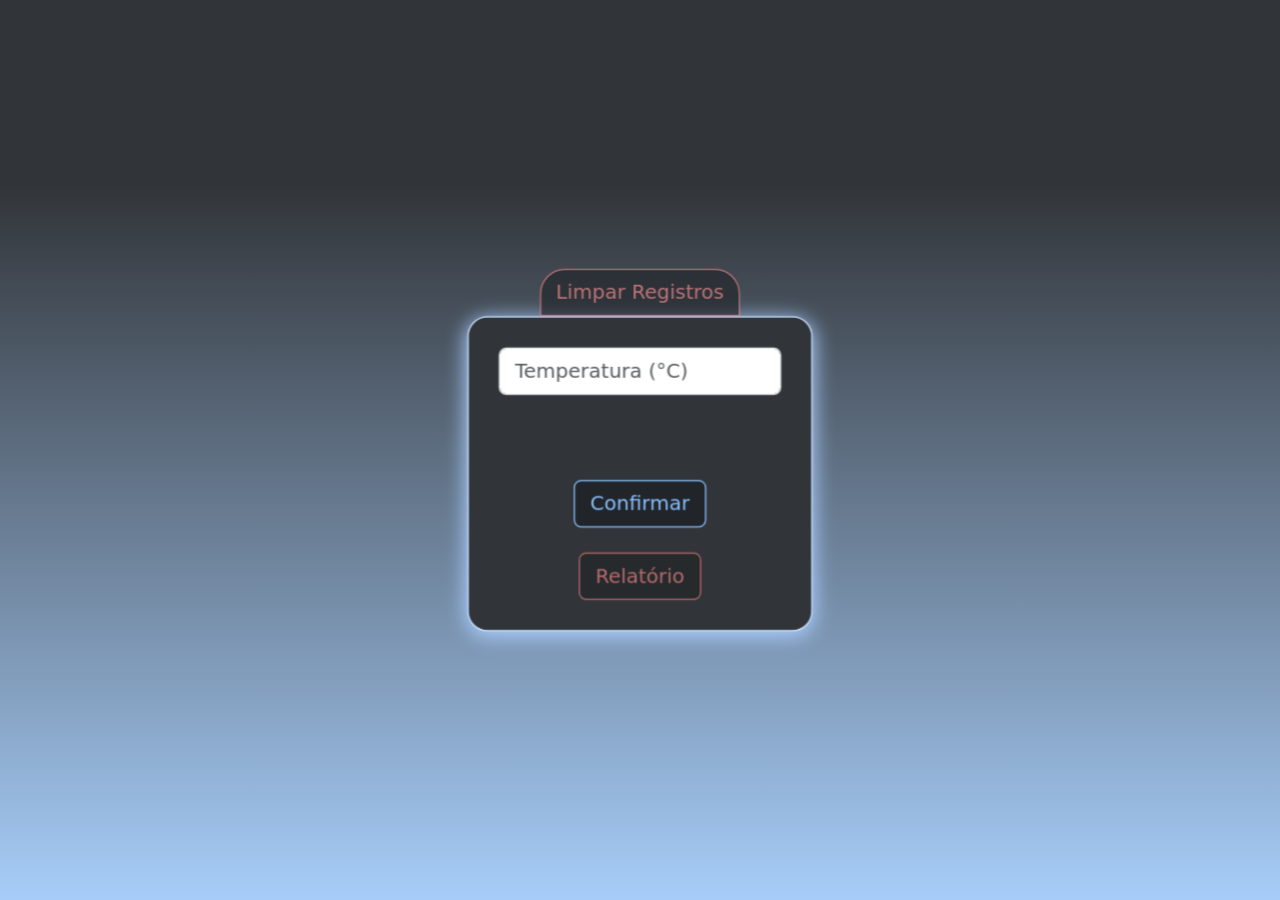
<file: Ex1LerTemperaturas/index.HTML>
<!DOCTYPE html>
<html lang="pt-BR">

<head>
    <meta charset="UTF-8">
    <meta name="viewport" content="width=device-width, initial-scale=1.0">
    <title>Temperaturas</title>
    <link rel="stylesheet" href="css/bootstrap.min.css">
    <link rel="stylesheet" href="style.CSS">
</head>

<body >
    <div class="d-flex flex-column align-items-center justify-content-center vh-100 position-relative w-100">
        <div class="d-flex flex-column align-items-center screen-lg-scale">
            <button class="btn btn-outline-danger bg-dark position-relative 
                border-half-y-rounded-2" id="btnLimparRegistros" disabled> Limpar Registros </button>

            <div class="w-fit d-flex flex-column justify-content-center align-items-center 
                g-20 bg-dark-gray p-4 rounded-4 shadow" id="inputBox">
                <input type="number" id="inputTemperatura" placeholder="Temperatura (°C)"
                    class="form-control focus-ring-dark mb-5">
                <button class="btn btn-outline-primary bg-dark" id="btnConfirmar"> Confirmar </button>
                <button class="btn btn-outline-danger bg-dark" id="btnRelatorio" disabled> Relatório</button>
            </div>
        </div> 
        <div id="sucessoAlert" class="alert alert-dark d-none position-absolute fs-3 rounded-3" role="alert"
            style="border-color: #8bc3ff; background-color: #313438; color: #cae4ff;">
            <strong> Sucesso! </strong> Temperatura registrada com sucesso!
        </div>
        <div id="deletarRegistroAlert" class="alert alert-dark d-none position-absolute fs-3 rounded-3" role="alert"
            style="border-color: #8bc3ff; background-color: #313438; color: #cae4ff;">
            <strong> Sucesso! </strong> Registros deletados com sucesso!
        </div>
        <div id="quantidadeRegistrosAlert" class="alert alert-dark d-none position-absolute fs-3 rounded-3" role="alert"
            style="border-color: #8bc3ff; background-color: #313438; color: #cae4ff;"></div>
    </div>
    <script src="index.JS"></script> <!-- Lógica do site -->
    <script src="js/bootstrap.bundle.min.js"></script> <!-- Componente do BOOTSTRAP -->
</body>

</html>
</file>
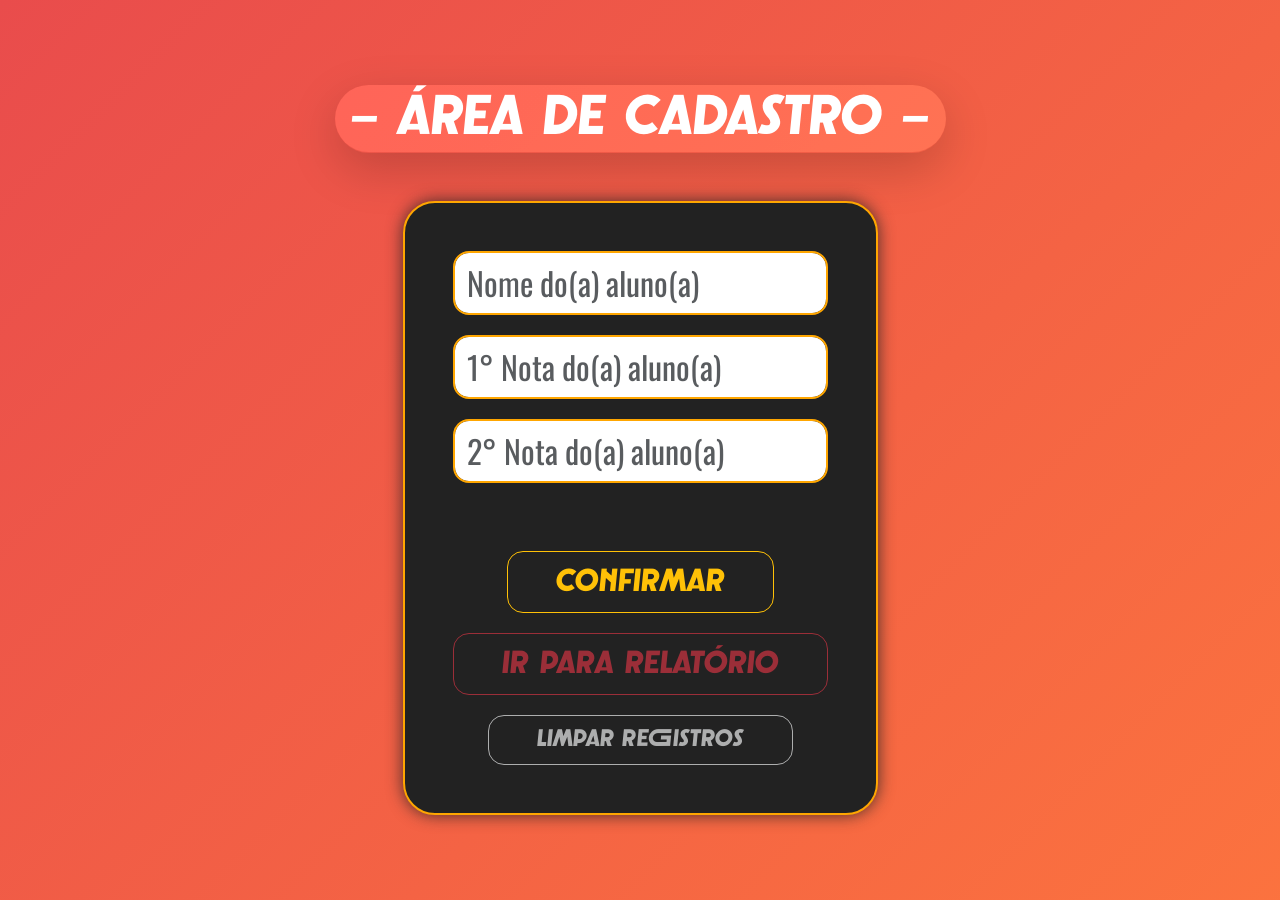
<file: Ex2Alunos/index.html>
<!DOCTYPE html>
<html lang="pt-br">
<!--
    De ante-mão digo que eu não fiz os alerts customizados igual o exercicio anterior
    pois já são 03:15 da manhã, minha sanidade mental foi levada ao limite, e ainda falta mais um...é segunda feira
    tenho q entregar na terça...AAAAAAAAAAH VAMBORA JESUS NA CAUSA!!
-->
<head>
    <meta charset="UTF-8">
    <meta name="viewport" content="width=device-width, initial-scale=1.0">
    <link rel="stylesheet" href="css/bootstrap.min.css">
    <link rel="stylesheet" href="style.css">
    <title> L.B & E.W | Cadastro Alunos</title>
</head>

<body>
    <div class="d-flex flex-column w-fit justify-content-center align-items-center 
        rounded-4 vh-100 w-100 text-white">
        
        <h1 class="font-family-weghorst display-4 shadow-lg rounded-pill px-3 
            mb-5 bf-blur-5px bf-brightness-1"> — Área de Cadastro — </h1>
        <div class="d-flex flex-column align-items-center justify-content-center p-5 
            g-20px rounded-5 shadow position-relative bg-dark-gray border-color-yellow font-family-oswald">

            <input type="text"   class="form-control fs-2 rounded-4 border-color-yellow"     
                id="input-nome-aluno"          
                placeholder="Nome do(a) aluno(a)">
            <input type="number" class="form-control fs-2 rounded-4 border-color-yellow"      
                id="input-primeira-nota-aluno" 
                placeholder="1° Nota do(a) aluno(a)">
            <input type="number" class="form-control fs-2 mb-5 rounded-4 border-color-yellow" 
                id="input-segunda-nota-aluno"  
                placeholder="2° Nota do(a) aluno(a)">
            
            <button class="btn btn-outline-warning fs-2 font-family-weghorst 
                rounded-4 px-5 bg-dark-gray" id="btn-confirmar"> Confirmar </button>
            
            <button class="btn btn-outline-danger fs-2 font-family-weghorst 
                rounded-4 px-5 bg-dark-gray" id="btn-ir-para-relatorio" disabled> Ir para Relatório </button>           
            
            <button class="btn btn-outline-light fs-4 font-family-weghorst 
                rounded-4 px-5 bg-dark-gray" id="btn-limpar-registros" disabled> Limpar Registros </button>           
        </div>
    </div>

    <script src="js/bootstrap.bundle.min.js"></script>
    <script src="script.js"></script>
</body>

</html>
</file>
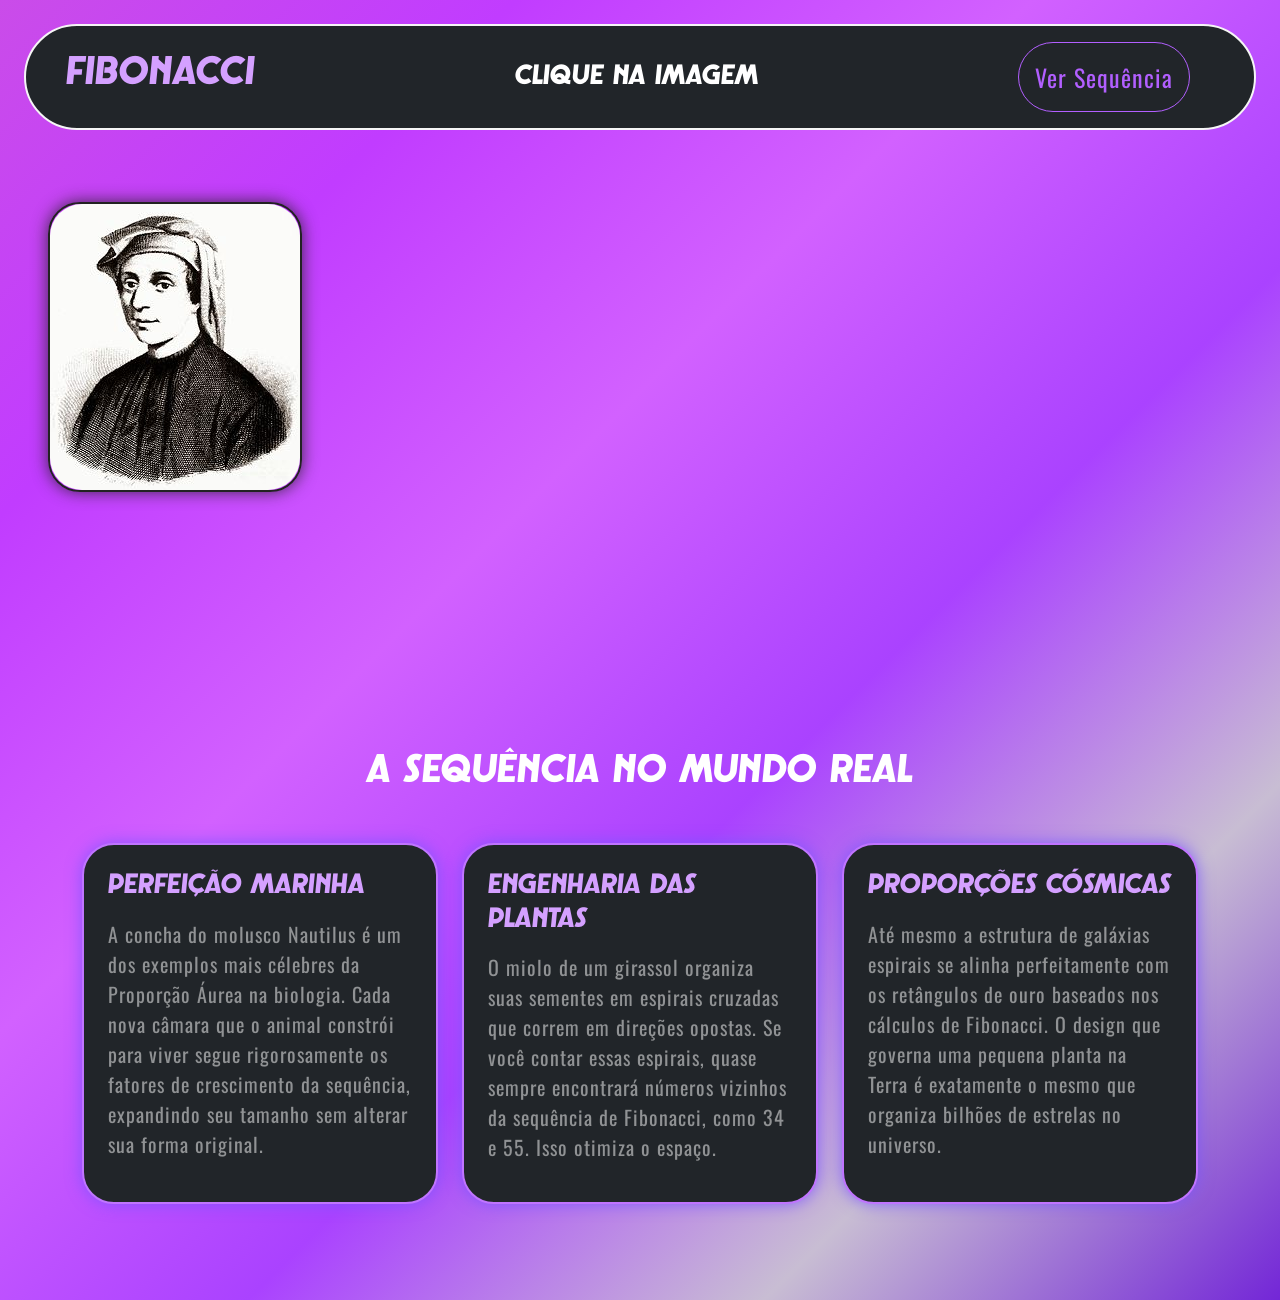
<file: Ex3Fibonacci/pages/main_page/index.html>
<!DOCTYPE html>
<html lang="pt-BR">

<head>
    <meta charset="UTF-8">
    <meta name="viewport" content="width=device-width, initial-scale=1.0">
    <link rel="stylesheet" href="../../styles/css/bootstrap.min.css">
    <link rel="stylesheet" href="../../styles/style.css">
    <link rel="stylesheet" href="../../styles/index.css">
    <title>L.B. & E.W. | Fibonacci</title>
</head>

<body>

    <div class="d-flex flex-wrap bg-dark text-light-purple border-color-white font-family-weghorst m-4 p-3 rounded-pill align-items-center
        justify-content-between">
        <h1 class="ps-4"> Fibonacci </h1>
        <span class="fs-3 text-white"> Clique na imagem </span>
        <button class="btn btn-outline-purple font-family-oswald me-5 fs-4 rounded-pill p-3 
            position-relative" onclick="
                window.location.href='../fibonacci_calculation_page/fibonacci_calculation_page.html'
            "> Ver Sequência
        </button>
    </div>

    <div class="d-flex p-5 text-white flex-wrap justify-content-start align-items-start">
        <div class='d-flex flex-column rounded-5 border-color-black shadow w-fit' id='imagem-fibonacci'>
            <img src="../../Images/Fibonacci.webp"
                alt="Ilustração em gravura de Leonardo Fibonacci usando um capuz medieval" class="rounded-5"
                style="min-width: 25%;">
        </div>
        <div class="flex-grow-1 ps-5 text-start" style="max-width: 70%;" id="texto-descricao-fibonacci">
            <p class="font-family-oswald fs-4 m-0">
                <span class="font-family-weghorst fw-bold text-uppercase"> — Quem é Fibonacci? — </span>
                Nascido na Itália, Leonardo de Pisa,
                popularmente conhecido como Fibonacci, foi o matemático ocidental mais talentoso de sua era. Filho de um
                funcionário público e comerciante, ele viajou bastante pelas regiões do Mediterrâneo, onde teve contato
                direto com os avançados métodos aritméticos do mundo islâmico. Em 1202, Fibonacci publicou a obra de sua
                vida, o livro Liber Abaci (O Livro do Cálculo). Nesta publicação, além de ensinar os europeus a usarem
                os
                algarismos arábicos atuais e o conceito do número zero, ele apresentou uma sequência numérica que
                descrevia
                o crescimento teórico de uma população de coelhos. Essa sucessão de números revelou-se um padrão
                essencial
                na biologia, na arte e no design, intimamente ligado à Proporção Áurea e à geometria das formas na
                natureza.
            </p>
        </div>
    </div>

    <!-- Container dos Cards -->
    <div class="container text-white my-5 py-5">
        <h2 class="font-family-weghorst text-center mb-5 fs-1">A Sequência no Mundo Real</h2>
        <!-- Linha dos cards -->
        <div class="row g-4 justify-content-center">
            <!-- Card 1 -->
            <div class="col-md-4">
                <div class="bg-dark p-4 rounded-5 purple-glow h-100 border-color-purple">
                    <h3 class="font-family-weghorst fs-3 mb-3 text-light-purple">Perfeição Marinha</h3>
                    <p class="font-family-oswald fs-5 text-white-50">
                        A concha do molusco Nautilus é um dos exemplos mais célebres da Proporção Áurea na biologia. Cada nova câmara que o animal constrói para viver segue rigorosamente os fatores de crescimento da sequência, expandindo seu tamanho sem alterar sua forma original.
                    </p>
                </div>
            </div>
            <!-- Card 2 -->
            <div class="col-md-4">
                <div class="bg-dark p-4 rounded-5 purple-glow h-100 border-color-purple">
                    <h3 class="font-family-weghorst fs-3 mb-3 text-light-purple">Engenharia das Plantas</h3>
                    <p class="font-family-oswald fs-5 text-white-50">
                        O miolo de um girassol organiza suas sementes em espirais cruzadas que correm em direções opostas. Se você contar essas espirais, quase sempre encontrará números vizinhos da sequência de Fibonacci, como 34 e 55. Isso otimiza o espaço.
                    </p>
                </div>
            </div>
            <!-- Card 3 -->
            <div class="col-md-4">
                <div class="bg-dark p-4 rounded-5 purple-glow h-100 border-color-purple">
                    <h3 class="font-family-weghorst fs-3 mb-3 text-light-purple">Proporções Cósmicas</h3>
                    <p class="font-family-oswald fs-5 text-white-50">
                        Até mesmo a estrutura de galáxias espirais se alinha perfeitamente com os retângulos de ouro baseados nos cálculos de Fibonacci. O design que governa uma pequena planta na Terra é exatamente o mesmo que organiza bilhões de estrelas no universo.
                    </p>
                </div>
            </div>
        </div>
    </div>
    <script src="../../scripts/js/bootstrap.bundle.min.js"></script>
    <script src="../../scripts/index.js"></script>
</body>
</html>

<!--
    Professor, aqui dou minhas sinceras desculpas, eu e minha dupla, pois não
    conseguimos fazer tudo o que planejávamos para os 2 últimos sites; os alerts personalizados,
    temas interativos para os sites, e mais 1001 coisas que pensamos a princípio. Porém,
    nós demos o nosso melhor para entregar algo que, no processo, faria-nos
    aprender muita coisa nova e nos fazer avançar como programadores, 
    foi muito divertido a produção desses sites e acredito
    que, mesmo "incompletos" na nossa visão, demos o nosso melhor, e esperamos
    que você, caro professor, também esteja satisfeito com nosso trabalho!

    Atenciosamente — Lucas Bazzan e Erick Weller do 2° ETIM (00:50 a.m)
-->
</file>
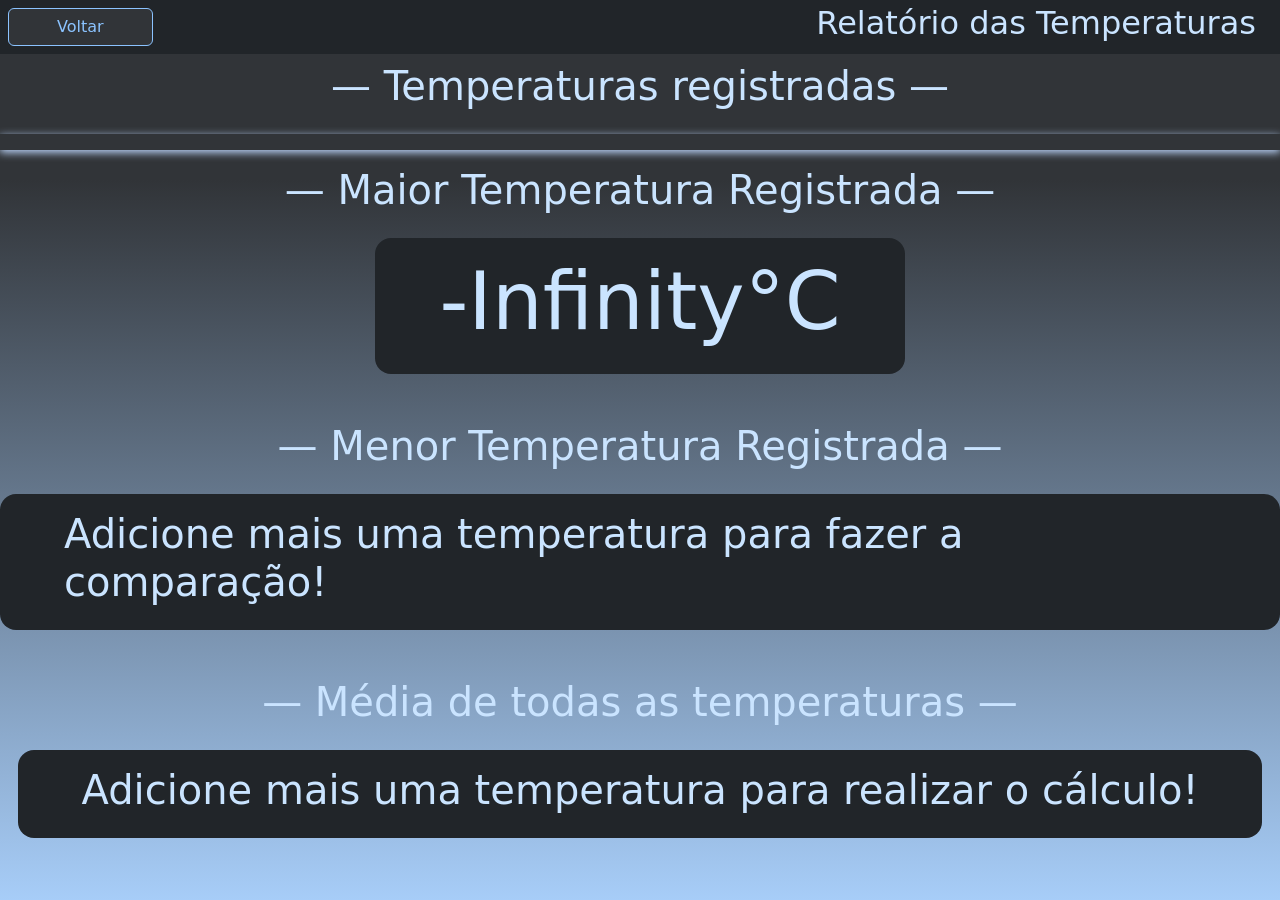
<file: Ex1LerTemperaturas/paginaRelatorio/relatorio.HTML>
<!DOCTYPE html>
<html lang="pt-BR">

<head>
    <meta charset="UTF-8">
    <meta name="viewport" content="width=device-width, initial-scale=1.0">
    <link rel="stylesheet" href="../css/bootstrap.min.css">
    <link rel="stylesheet" href="../style.CSS">

    <title>Página de Relatório</title>
</head>

<body>
    <header>
        <div class="d-flex vw-50 position-relative bg-dark align-items-center justify-content-between">
            <button class="btn btn-outline-primary bg-dark-gray m-2 px-5"
                onclick="window.location.href='../index.HTML'"> Voltar </button>
            <h2 class="text-light-blue me-4"> Relatório das Temperaturas </h1>
        </div>
    </header>

    <h1 class="text-light-blue position-relative text-center 
        my-2 mb-4"> — Temperaturas registradas — </h3>
        <div class="d-flex position-relative bg-dark-gray align-items-center
            justify-content-evenly mt-3 p-2 shadow overflow-x-auto overflow-y-hidden g-20" id="resultsBox">
            <div class="w-fit p-1 d-flex vh-50 bg-dark position-relative align-items-center 
                text-light-blue fs-2 rounded-4 flex-shrink-0"></div>
        </div>

        <h1 class="text-light-blue position-relative text-center 
            my-3 mb-4 reveal-title"> — Maior Temperatura Registrada — </h1>
        
        <div class="d-flex bg-dark w-fit text-light-blue p-3 ms-auto me-auto rounded-4">
            <h1 class="display-1 px-5" id="resultsHighestTemp"></h1>
        </div>

        <h1 class="text-light-blue position-relative text-center 
            my-5 mb-4 reveal-title"> — Menor Temperatura Registrada — </h1>
        
        <div class="d-flex bg-dark w-fit text-light-blue p-3 ms-auto me-auto rounded-4 reveal-card">
            <h1 class="display-6 px-5" id="resultsLowestTemp"></h1>
        </div>
        
        <h1 class="text-light-blue position-relative text-center 
            my-5 mb-4 reveal-title"> — Média de todas as temperaturas — </h1>
        
        <div class="d-flex bg-dark w-fit text-light-blue p-3 ms-auto me-auto rounded-4 reveal-card mb-5">
            <h1 class="display-6 px-5" id="resultsAverageTemp"></h1>
        </div>

        <script src="../js/bootstrap.bundle.min.js"></script>
        <script src="relatorio.JS"></script>
</body>

</html>
</file>
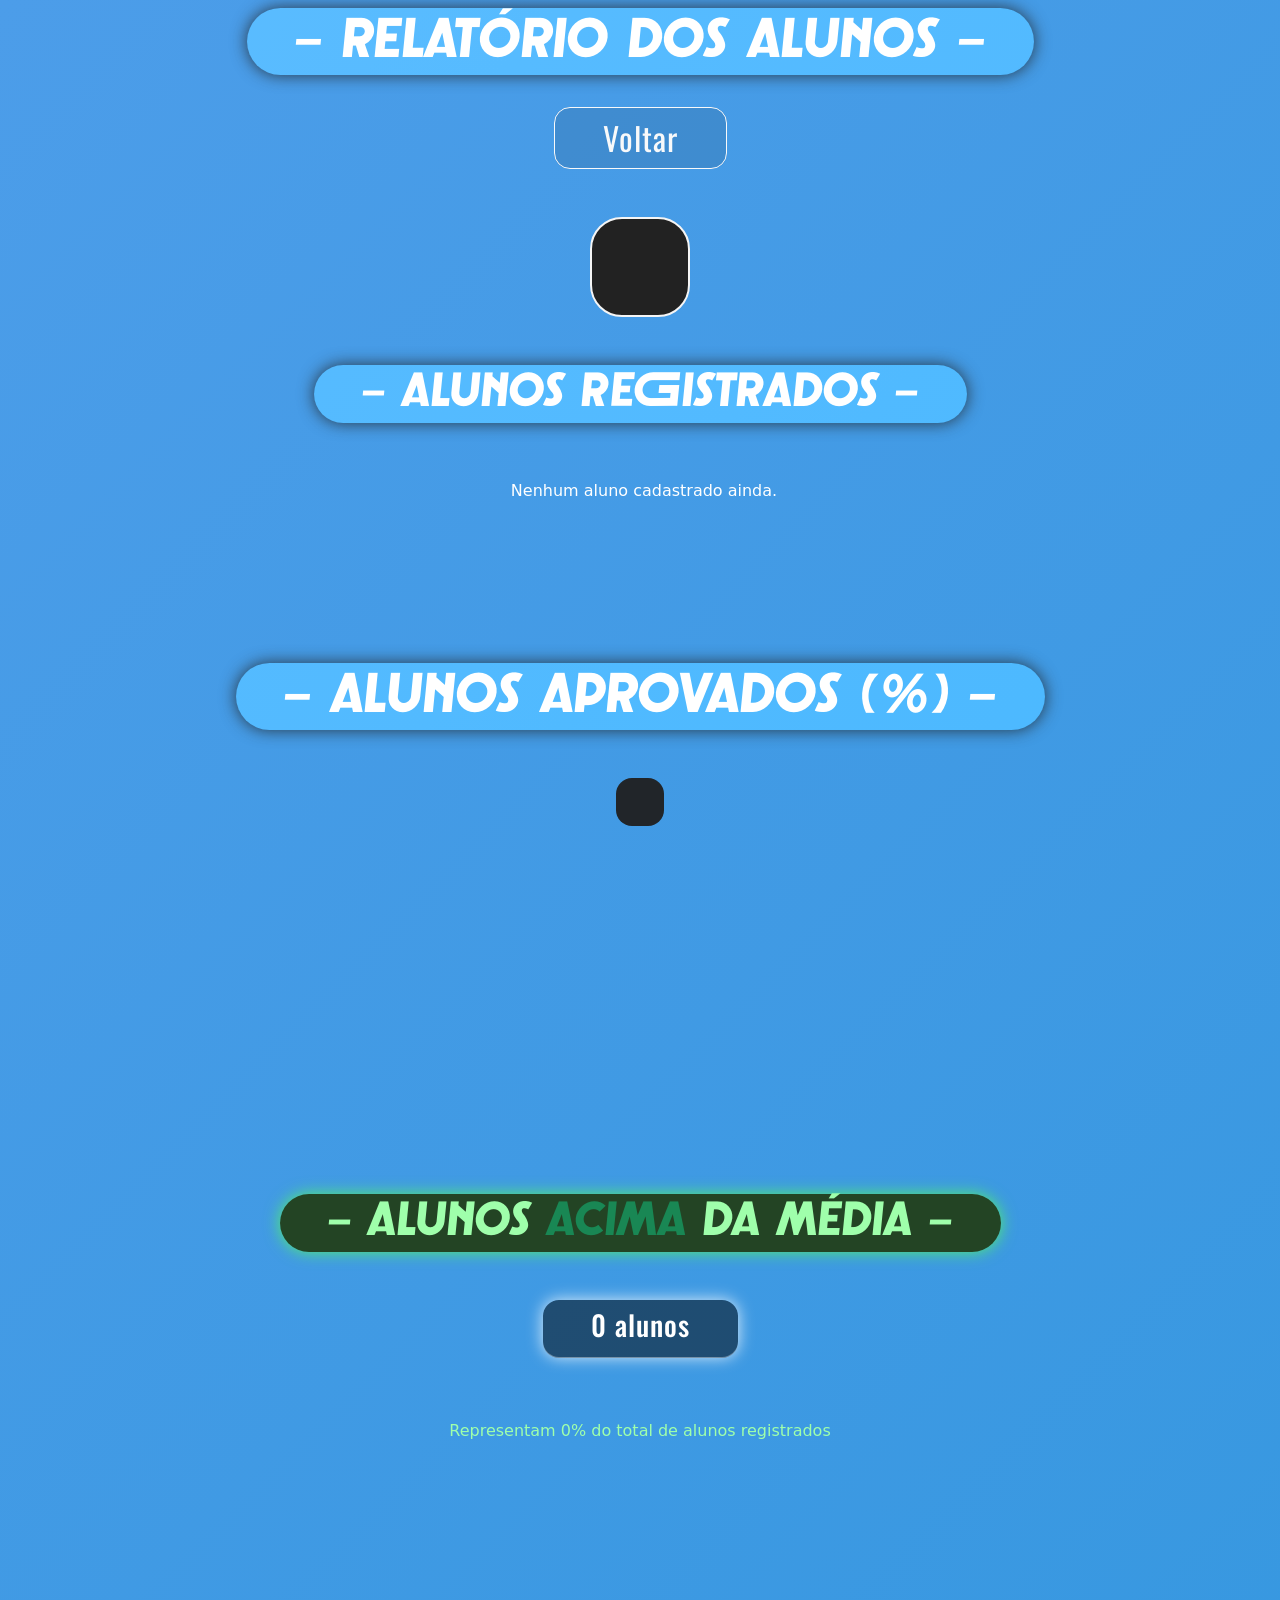
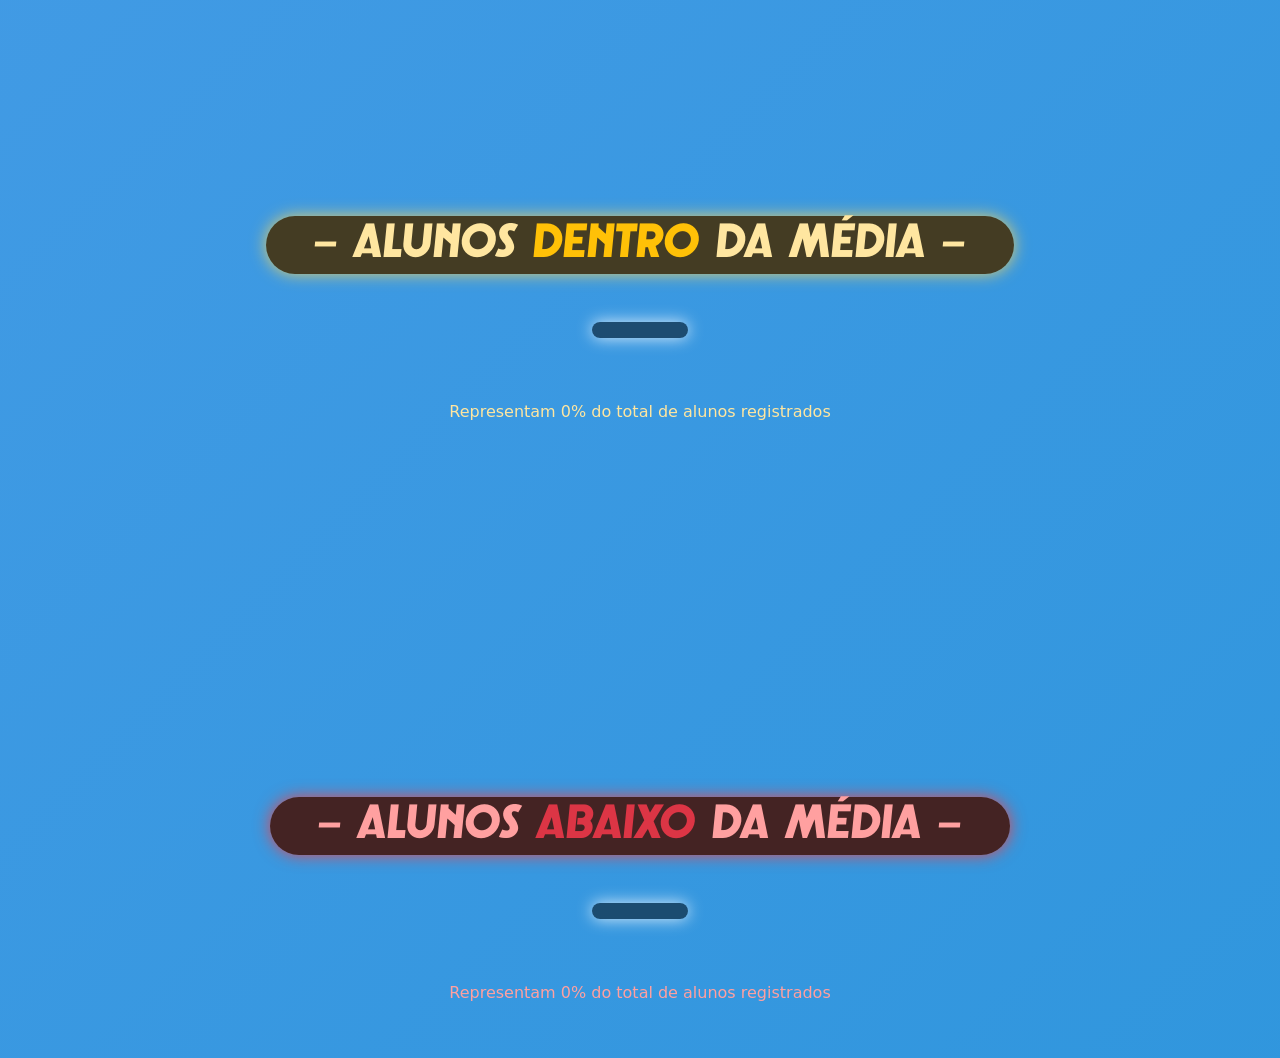
<file: Ex2Alunos/PagRelatorio/relatorio.html>
<!DOCTYPE html>
<html lang="pt-BR">

<head>
    <meta charset="UTF-8">
    <meta name="viewport" content="width=device-width, initial-scale=1.0">
    <link rel="stylesheet" href="../css/bootstrap.min.css">
    <link rel="stylesheet" href="relatorio.css">
    <title>Página de Relatórios</title>
</head>

<body class="overflow-y-auto overflow-x-hidden">
    <header>
        <div class="d-flex flex-column vw-50 position-relative align-items-center justify-content-between mb-5">
            <h2 class="text-white mx-auto font-family-weghorst display-4
                bf-blur-5px shadow px-5 m-2 rounded-pill bf-brightness-1 text-center"> — Relatório dos alunos — </h2>
            <button class="btn btn-outline-light mx-auto font-family-oswald fs-2 
                rounded-4 px-5 bf-brightness-2 mt-4" onclick="window.location.href='../index.HTML'"> Voltar </button>
            
            <!-- Média total da sala -->
            <div class="d-flex flex-column bg-dark-gray mt-5 border-color-white text-white p-5 fs-3 font-family-weghorst rounded-5 text-center"
                id="relatorios-media-sala"> 
            </div>

            <h2 class="text-white mx-auto font-family-weghorst display-5
                bf-blur-5px shadow px-5 mt-5 rounded-pill bf-brightness-1"> — Alunos Registrados — </h2>
        </div>
    </header>
    <!-- Container dos registros efetuados -->
    <div class="d-flex flex-wrap justify-content-center align-items-stretch gap-4 w-100 px-4" id="relatorios-alunos">
        <div class="d-flex shadow-lg text-light-blue bf-filter-5px bf-brightness-1 rounded-4 p-2 fs-2
            font-family-oswald overflow-auto w-fit">
        </div>
    </div>

    <!-- Porcentagem de Alunos Aprovados -->
    <div class="d-flex flex-column justify-content-center align-items-center">
        <h2 class="text-white mx-auto font-family-weghorst display-4
            bf-blur-5px shadow px-5 mt-10 rounded-pill bf-brightness-1 text-center w-fit"> 
            —  Alunos aprovados (%) — </h2> 
        <div class="d-flex bg-dark text-white text-center w-fit mt-5 p-4 font-family-oswald display-6 rounded-4" 
            id="relatorios-alunos-aprovados">
        </div>
    </div>
    <!-- Alunos Acima da média -->
    <div class="d-flex flex-column justify-content-center align-items-center my-20 mb-5">
        <h2 class="text-light-green mx-auto font-family-weghorst display-5
            bg-dark-green green-glow px-5 m-5 rounded-pill bf-brightness-1 text-center">
            — Alunos <span class="text-success">acima</span> da média — </h1>
        <div class="d-flex bf-brightness-3 bf-blur-5px w-fit px-5 py-2 
            rounded-4 font-family-oswald mb-5 white-glow text-white" 
            id="relatorios-qtde-alunos-acima-media">
        </div>
        <div class="d-flex flex-wrap justify-content-center align-items-stretch gap-4 w-100 px-4 fs-1"
            id="relatorios-alunos-acima-media">
            <div class="d-flex flex-column shadow-lg text-white bf-filter-5px bf-brightness-1 rounded-4 p-4
                font-family-oswald overflow-auto w-fit"></div>
        </div>        
        <h6 class="mt-3 text-light-green" id="relatorios-porcentagem-alunos-AM"> Representam 0% do total de alunos registrados </h6>
    </div>
    
    <!-- Alunos dentro da média -->
    <div class="d-flex flex-column justify-content-center align-items-center my-20 mb-5">
        <h2 class="text-light-yellow mx-auto my-5 font-family-weghorst display-5
            bg-dark-yellow yellow-glow px-5 my-10 rounded-pill bf-brightness-1 text-center">
            — Alunos <span class="text-warning">dentro</span> da média — </h1>
            <div class="d-flex bf-brightness-3 bf-blur-5px w-fit px-5 py-2 
                rounded-4 font-family-oswald mb-5 white-glow text-white" 
                id="relatorios-qtde-alunos-dentro-media"></div>
        <div class="d-flex flex-wrap justify-content-center align-items-stretch gap-4 w-100 px-4 fs-1"
            id="relatorios-alunos-dentro-media">
            <div class="d-flex flex-column shadow-lg text-white bf-filter-5px bf-brightness-1 rounded-4 p-4
                font-family-oswald overflow-auto w-fit"></div>
        </div>
        <h6 class="mt-3 text-light-yellow" id="relatorios-porcentagem-alunos-DM"> Representam 0% do total de alunos registrados</h6>
    </div>

    <!-- Alunos Abaixo da média -->
    <div class="d-flex flex-column justify-content-center align-items-center my-20 mb-5">
        <h2 class="text-light-red mx-auto my-5 font-family-weghorst display-5
            bg-dark-red red-glow px-5 my-10 rounded-pill bf-brightness-1 text-center">
            — Alunos <span class="text-danger">abaixo</span> da média — </h1>
            <div class="d-flex bf-brightness-3 bf-blur-5px w-fit px-5 py-2 
                rounded-4 font-family-oswald mb-5 white-glow text-white" 
                id="relatorios-qtde-alunos-abaixo-media"></div>
        <div class="d-flex flex-wrap justify-content-center align-items-stretch gap-4 w-100 px-4 fs-1"
            id="relatorios-alunos-abaixo-media">
            <div class="d-flex flex-column shadow-lg text-white bf-filter-5px bf-brightness-1 rounded-4 p-4
                font-family-oswald overflow-auto w-fit"></div>
        </div>
        <h6 class="mt-3 text-light-red" id="relatorios-porcentagem-alunos-AbM"> Representam 0% do total de alunos registrados </h6>
    </div>


    <script src=" ../js/bootstrap.bundle.min.js"></script>
    <script src="relatorio.js"></script>
</body>

</html>
</file>
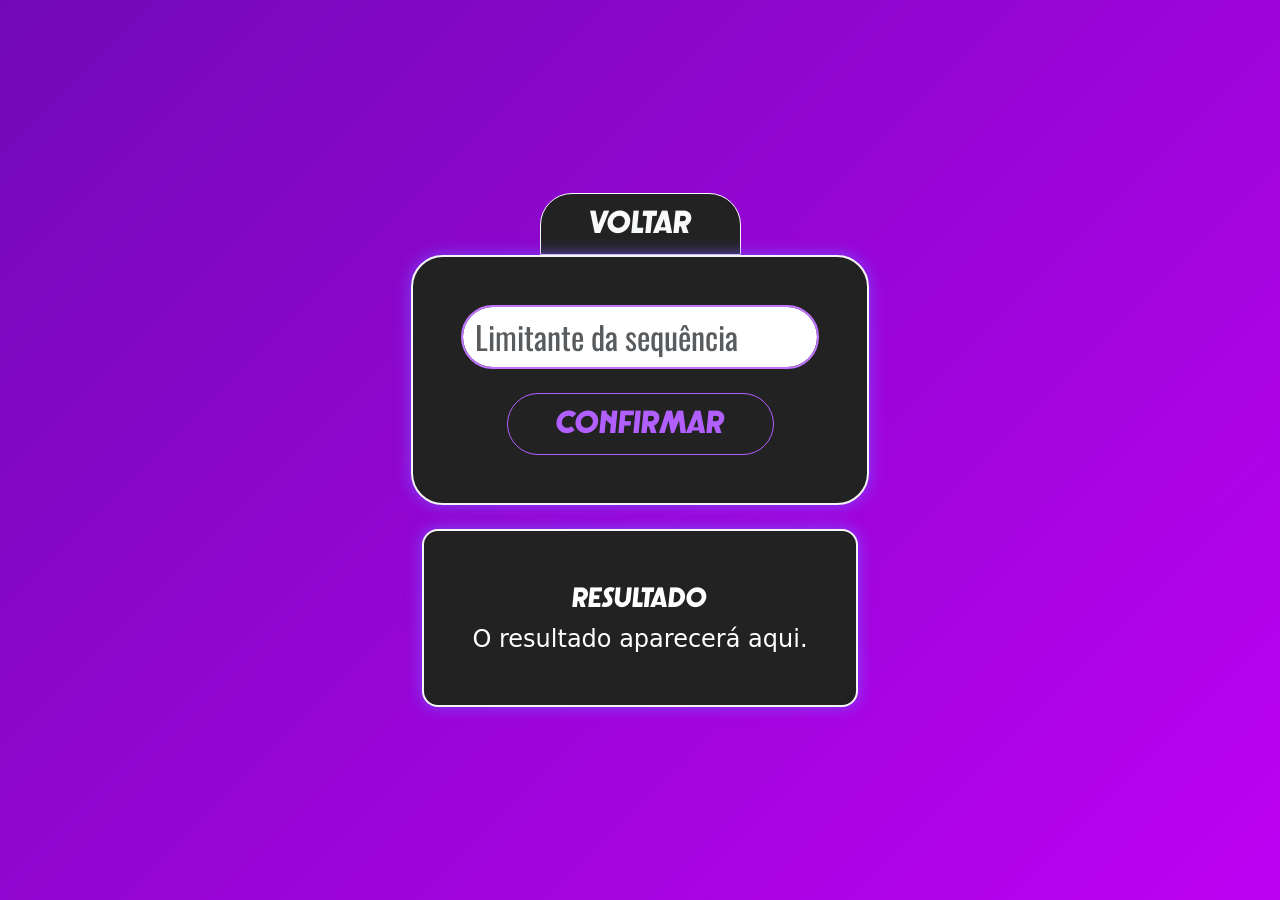
<file: Ex3Fibonacci/pages/fibonacci_calculation_page/fibonacci_calculation_page.html>
<!DOCTYPE html>
<html lang="pt-BR">

<head>
    <meta charset="UTF-8">
    <meta name="viewport" content="width=device-width, initial-scale=1.0">
    <link rel="stylesheet" href="../../styles/css/bootstrap.min.css">
    <link rel="stylesheet" href="../../styles/style.css">
    <link rel="stylesheet" href="../../styles/fibonacci_calculation_page.css">
    <title>Cálculo Fibonacci</title>
</head>

<body class="overflow-x-hidden overflow-y-hidden">

    <div class="container min-vh-100 d-flex flex-column justify-content-center align-items-center">

        <!-- Botão Voltar -->
        <button class="btn btn-outline-light fs-2 font-family-weghorst rounded-0 rounded-top-5 px-5 bg-dark-gray"
            onclick='window.location.href="../main_page/index.html"'>
            Voltar
        </button>

        <div class="d-flex flex-column align-items-center justify-content-center p-5 gap-4 
            rounded-5 purple-glow border-color-white bg-dark-gray font-family-oswald">
            <input type="number" class="form-control fs-2 rounded-pill border-color-purple"
                id="input-limitante-sequencia" placeholder="Limitante da sequência">
            <button class="btn btn-outline-purple fs-2 font-family-weghorst rounded-pill px-5 bg-dark-gray"
                id="btn-confirmar">Confirmar</button>
        </div>

        <!-- Área de Resultado -->
        <div class="d-flex bg-dark-gray border-color-white purple-glow rounded-4 mt-4 
            p-5 flex-column justify-content-center align-items-center">
            <div class="d-flex text-center text-white fs-3 font-family-weghorst">
                Resultado
            </div>
            <div class="card-body" style="max-height:300px; overflow-y:auto;">
                <p id="resultado" class="text-white fs-4 text-break text-center mb-0">
                    O resultado aparecerá aqui.
                </p>
            </div>
        </div>
    </div>

    <script src="../../scripts/js/bootstrap.bundle.min.js"></script>
    <script src="../../scripts/fibonacci_calculation_page.js"></script>

</body>
</html>
</file>
<file: Ex2Alunos/style.css>
body {
    background: linear-gradient(
        -45deg,
        #d72638,
        #ff5f6d,
        #ff8c42,
        #ffbd61,
        #ff7a3c,
        #e94c4c
    );
    background-size: 600% 600%;
    animation: animBackground 8s linear infinite !important;
    scroll-behavior: smooth;
}

@font-face { font-family: 'Happy Chunk';   src: url('Fonts/happy_chunk/HappyChunk.ttf')             format('truetype'); }
@font-face { font-family: 'Magics Flavor'; src: url('Fonts/magics_flavor/Magics\ Flavor.ttf')       format('truetype'); }
@font-face { font-family: 'WegHorst';      src: url('Fonts/weghorst/Weghorst.otf')                  format('truetype'); }
@font-face { font-family: 'Scope One';     src: url('Fonts/Scope_One/ScopeOne-Regular.ttf')         format('truetype'); }
@font-face { font-family: 'Oswald';        src: url('Fonts/Oswald/Oswald-VariableFont_wght.ttf')    format('truetype'); }
@font-face { font-family: 'Fragment Mono'; src: url('Fonts/Fragment_Mono/FragmentMono-Regular.ttf') format('truetype'); }

/* Classes pra fontes */
.font-family-happy-chunk   { font-family: 'Happy Chunk'; }
.font-family-magics-flavor { font-family: 'Magics Flavor'; }
.font-family-weghorst      { font-family: 'WegHorst'; }
.font-family-scope-one     { font-family: 'Scope One'; }
.font-family-oswald        { font-family: 'Oswald'; letter-spacing: 1px;}
.font-family-fragment-mono { font-family: 'Fragment Mono'; }
/*==========================*/

/* Classes utilitárias */
.m-10   { margin: 10rem; }
.m-20   { margin: 20rem; }
.ms-10  { margin: 0 0 0 10rem; }
.ms-20  { margin: 0 0 0 20rem; }
.mx-10  { margin: 0 10rem 0 10rem; }
.mx-20  { margin: 0 20rem 0 20rem; }
.mb-10  { margin: 0 0 10rem 0; }
.mb-20  { margin: 0 0 20rem 0; }
.mt-10  { margin: 10rem 0 0 0; }
.mt-20  { margin: 20rem 0 0 0; }
.me-10  { margin: 0 10rem 0 0; }
.me-20  { margin: 0 20rem 0 0; }
.my-10  { margin: 10rem 0 10rem 0; }
.my-20  { margin: 20rem 0 20rem 0; }
.g-20px { gap: 20px; }
.w-fit  { width: fit-content; }
.border-color-orange { border:#ffa978 2px solid; }
.border-color-yellow { border:#ffa600 2px solid; }
.border-color-blue   { border:#78b3ff 2px solid; }
.border-color-red    { border:#ff2f2f 2px solid; }
.border-color-white  { border:#f5f5f5 2px solid; }
.form-control        { transition: all 0.3s ease-in-out !important; }
.btn                 { transition: all 0.3s ease !important; }
.bg-dark-gray        { background-color: #222222; }
.bg-dark-blue        { background-color: #1a2e4b; }
.bg-dark-green       { background-color: #234424; }
.bg-dark-red         { background-color: #442323; }
.bg-dark-yellow      { background-color: #443c23; }
.shadow              { box-shadow: 0 0 1rem 0.02rem rgb(34, 34, 34, 0.8) !important; }
.red-glow            { box-shadow: 0 0 1rem 0.02rem rgba(255, 55, 55, 0.8); }
.green-glow          { box-shadow: 0 0 1rem 0.02rem rgba(84, 255, 84, 0.8); }
.white-glow          { box-shadow: 0 0 1rem 0.02rem rgba(255, 255, 255, 0.8); }
.yellow-glow         { box-shadow: 0 0 1rem 0.02rem rgba(255, 215, 84, 0.8); }
.bf-blur-5px         { backdrop-filter: 5px; }
.bf-brightness-1     { backdrop-filter: brightness(1.2); }
.bf-brightness-2     { backdrop-filter: brightness(0.9); }
.bf-brightness-3     { backdrop-filter: brightness(0.5); }
.text-light-blue     { color:#cae4ff; }
.text-light-green    { color:#9fffab; }
.text-light-red      { color:#ffa0a0; }
.text-light-yellow   { color:#ffe6a0; }
.text-dark-blue      { color:#18366d; }
.text-dark-yellow    { color:#685412; }
/*==========================*/

/* Eventos */
.form-control:focus { 
    box-shadow: 0px 0px 10px 5px #ffc14f !important; 
    outline: none !important; 
    border-color: #ffedcb !important;
}
.form-control:hover { box-shadow: 0px 0px 15px 2px #ffd88f;  outline: none; border-color: #ffedcb; }
.btn:hover, .btn:focus { border:#fffffe 1px solid; color: #2b2b2b; }
.btn-outline-warning:hover,   .btn-outline-warning:focus   { background-color: #ffe9c0; box-shadow: 0px 0px 10px 5px #ffbb3d; }
.btn-outline-danger:hover,    .btn-outline-danger:focus    { background-color: #ffc0c0; box-shadow: 0px 0px 10px 5px #ff3d3d; }
.btn-outline-primary:hover,   .btn-outline-primary:focus   { background-color: #c0ccff; box-shadow: 0px 0px 10px 5px #3d8bff; }
.btn-outline-light:hover,     .btn-outline-light:focus     { background-color: #ecefff; box-shadow: 0px 0px 10px 5px #ecf4ff; }
.btn-outline-success:hover,   .btn-outline-success:focus   { background-color: #c0ffd5; box-shadow: 0px 0px 10px 5px #3dff94; }
.btn-outline-secondary:hover, .btn-outline-secondary:focus { background-color: #e4e4e6; box-shadow: 0px 0px 10px 5px #c1c1c2; }
/*==========================*/

input::-webkit-outer-spin-button, input::-webkit-inner-spin-button { -webkit-appearance: none; margin: 0; }

/* Animações (keyframes) */
@keyframes animBackground {
    0%   { background-position: 0% 50%; }
    50%  { background-position: 100% 50%; }
    100% { background-position: 0% 50%; }
}
@keyframes darkeningBackground {
  0%   { background-color: rgba(0, 0, 0, 0.2);     backdrop-filter: blur(0px); }
  45%  { background-color: rgba(0, 102, 15, 0.85); backdrop-filter: blur(2px); }
  65%  { background-color: rgba(141, 132, 0, 0.90); }
  80%  { background-color: rgba(141, 80, 0, 0.85);  }
  100% { background-color: rgba(119, 0, 0, 0.95);  backdrop-filter: blur(0px); }
}
/*==========================*/
</file>
<file: Ex3Fibonacci/styles/style.css>
body {
    overflow-x: hidden;
    overflow-y: auto;
    background: linear-gradient(
        -45deg,
        #d72638,
        #ff5f6d,
        #ff8c42,
        #ffbd61,
        #ff7a3c,
        #e94c4c
    );
    background-size: 600% 600%;
    animation: animBackground 10s linear infinite !important;
    scroll-behavior: smooth;
}

@font-face { font-family: 'Happy Chunk';   src: url('../Fonts/happy_chunk/HappyChunk.ttf')             format('truetype'); }
@font-face { font-family: 'Magics Flavor'; src: url('../Fonts/magics_flavor/Magics\ Flavor.ttf')       format('truetype'); }
@font-face { font-family: 'WegHorst';      src: url('../Fonts/weghorst/Weghorst.otf')                  format('truetype'); }
@font-face { font-family: 'Scope One';     src: url('../Fonts/Scope_One/ScopeOne-Regular.ttf')         format('truetype'); }
@font-face { font-family: 'Oswald';        src: url('../Fonts/Oswald/Oswald-VariableFont_wght.ttf')    format('truetype'); }
@font-face { font-family: 'Fragment Mono'; src: url('../Fonts/Fragment_Mono/FragmentMono-Regular.ttf') format('truetype'); }

/* Classes pra fontes */
.font-family-happy-chunk   { font-family: 'Happy Chunk'; }
.font-family-magics-flavor { font-family: 'Magics Flavor'; }
.font-family-weghorst      { font-family: 'WegHorst'; }
.font-family-scope-one     { font-family: 'Scope One'; }
.font-family-oswald        { font-family: 'Oswald'; letter-spacing: 1px;}
.font-family-fragment-mono { font-family: 'Fragment Mono'; }
/*==========================*/

/* Classes utilitárias */
.m-10   { margin: 10rem; }
.m-20   { margin: 20rem; }
.ms-10  { margin: 0 0 0 10rem; }
.ms-20  { margin: 0 0 0 20rem; }
.mx-10  { margin: 0 10rem 0 10rem; }
.mx-20  { margin: 0 20rem 0 20rem; }
.mb-10  { margin: 0 0 10rem 0; }
.mb-20  { margin: 0 0 20rem 0; }
.mt-10  { margin: 10rem 0 0 0; }
.mt-20  { margin: 20rem 0 0 0; }
.me-10  { margin: 0 10rem 0 0; }
.me-20  { margin: 0 20rem 0 0; }
.my-10  { margin: 10rem 0 10rem 0; }
.my-20  { margin: 20rem 0 20rem 0; }
.g-20px { gap: 20px; }
.w-fit  { width: fit-content; }
.border-color-orange { border:#ffa978 2px solid; }
.border-color-yellow { border:#ffa600 2px solid; }
.border-color-blue   { border:#78b3ff 2px solid; }
.border-color-red    { border:#ff2f2f 2px solid; }
.border-color-white  { border:#f5f5f5 2px solid; }
.border-color-purple { border:#c074ff 2px solid; }
.border-color-black  { border:#222222 2px solid; }
.form-control        { transition: all 0.5s ease !important; }
.btn                 { transition: all 0.3s ease !important; }
.btn-outline-purple  { border-color: #b25fff; color: #b25fff; }
.bg-dark-gray        { background-color: #222222; }
.bg-dark-blue        { background-color: #1a2e4b; }
.bg-dark-green       { background-color: #234424; }
.bg-dark-red         { background-color: #442323; }
.bg-dark-yellow      { background-color: #443c23; }
.shadow              { box-shadow: 0 0 1rem 0.02rem rgb(34, 34, 34, 0.8) !important; }
.red-glow            { box-shadow: 0 0 1rem 0.02rem rgba(255, 55, 55, 0.8); }
.green-glow          { box-shadow: 0 0 1rem 0.02rem rgba(84, 255, 84, 0.8); }
.white-glow          { box-shadow: 0 0 1rem 0.02rem rgba(255, 255, 255, 0.8); }
.yellow-glow         { box-shadow: 0 0 1rem 0.02rem rgba(255, 215, 84, 0.8); }
.purple-glow         { box-shadow: 0 0 1rem 0.02rem rgba(121, 84, 255, 0.8); }
.bf-blur-5px         { backdrop-filter: blur(5px); }
.bf-brightness-1     { backdrop-filter: brightness(1.2); }
.bf-brightness-2     { backdrop-filter: brightness(0.9); }
.bf-brightness-3     { backdrop-filter: brightness(0.5); }
.text-light-blue     { color:#cae4ff; }
.text-light-green    { color:#9fffab; }
.text-light-red      { color:#ffa0a0; }
.text-light-yellow   { color:#ffe6a0; }
.text-light-purple   { color:#d4a0ff}
.text-dark-blue      { color:#18366d; }
.text-dark-yellow    { color:#685412; }

/*==========================*/

/* Eventos */
.btn:hover, .btn:focus { border:#fffffe 1px solid; color: #2b2b2b; }
.btn-outline-purple:hover,    .btn-outline-purple:focus    { background-color: #e6c0ff; box-shadow: 0px 0px 10px 5px #c23dff;}
.btn-outline-warning:hover,   .btn-outline-warning:focus   { background-color: #ffe9c0; box-shadow: 0px 0px 10px 5px #ffbb3d; }
.btn-outline-danger:hover,    .btn-outline-danger:focus    { background-color: #ffc0c0; box-shadow: 0px 0px 10px 5px #ff3d3d; }
.btn-outline-primary:hover,   .btn-outline-primary:focus   { background-color: #c0ccff; box-shadow: 0px 0px 10px 5px #3d8bff; }
.btn-outline-light:hover,     .btn-outline-light:focus     { background-color: #ecefff; box-shadow: 0px 0px 10px 5px #ecf4ff; }
.btn-outline-success:hover,   .btn-outline-success:focus   { background-color: #c0ffd5; box-shadow: 0px 0px 10px 5px #3dff94; }
.btn-outline-secondary:hover, .btn-outline-secondary:focus { background-color: #e4e4e6; box-shadow: 0px 0px 10px 5px #c1c1c2; }
/*==========================*/

input::-webkit-outer-spin-button, input::-webkit-inner-spin-button { -webkit-appearance: none; margin: 0; }

/* Animações (keyframes) */
@keyframes animBackground {
    0%   { background-position: 0% 50%; }
    50%  { background-position: 100% 50%; }
    100% { background-position: 0% 50%; }
}
@keyframes darkeningBackground {
  0%   { background-color: rgba(0, 0, 0, 0.2);     backdrop-filter: blur(0px); }
  45%  { background-color: rgba(0, 102, 15, 0.85); backdrop-filter: blur(2px); }
  65%  { background-color: rgba(141, 132, 0, 0.90); }
  80%  { background-color: rgba(141, 80, 0, 0.85);  }
  100% { background-color: rgba(119, 0, 0, 0.95);  backdrop-filter: blur(0px); }
}
/*==========================*/
</file>
<file: Ex3Fibonacci/styles/index.css>
@import url("style.css");

body {
    background: linear-gradient(
        -45deg,
        #7326d7,
        #c8bdd3,
        #aa42ff,
        #d261ff,
        #c13cff,
        #ca4ce9
    ) !important;
    position: relative !important;
    background-size: 600%;
    animation: animBackground 5s linear infinite !important;
    scroll-behavior: auto;
    margin: 0;
}
#texto-descricao-fibonacci {
    opacity: 0;
    transform: translateX(-50px);
    transition: transform 0.5s ease, opacity 0.5s ease;
    pointer-events: none;
}
#texto-descricao-fibonacci.ativo { opacity: 1; transform: translateX(0px); pointer-events: auto; }
#imagem-fibonacci { 
    transition: all 0.5s ease; 
    z-index: 2; 
    border: #222 2px solid;
    position: relative; 
}
#imagem-fibonacci:hover { transform: scale(1.05); }
#imagem-fibonacci:active { transform: scale(0.904); }
body::before {
    content: "";
    position: fixed; 
    top: 0;
    left: 0;
    width: 100vw;
    height: 100vh;
    z-index: -2; 
    animation: darkeningBackground linear forwards;
    animation-timeline: scroll();
}
@keyframes darkeningBackground {
  0%   { background-color: rgba(0, 0, 0, 0.2); backdrop-filter: blur(0px); opacity: 0 !important; }
  100% { background-color: rgba(52, 0, 82, 0.95);  backdrop-filter: blur(5px); opacity: 1 !important; }
}
</file>
<file: Ex2Alunos/PagRelatorio/relatorio.css>
@import url(../style.css);
body {
    background: linear-gradient(
       -45deg,
        #2679d7,
        #5fa4ff,
        #429aff,
        #96d5ff,
        #2b95db,
        #4c9de9
    );
    position: relative !important;
    background-size: 600% 600%;
    animation: animBackground 5s linear infinite !important;
    scroll-behavior: auto;
}

body::before {
    content: "";
    position: fixed; 
    width: 100vw;
    height: 100vh;
    z-index: -1; 
    animation: darkeningBackground linear forwards;
    animation-timeline: scroll();
}
</file>
<file: Ex3Fibonacci/styles/fibonacci_calculation_page.css>
@import url(../styles/style.css);
body {
    overflow-x: hidden;
    overflow-y: auto;
    background: linear-gradient(
        -45deg,
        #4d0099, 
        #8a2be2, 
        #b026ff, 
        #e0aaff, 
        #cc00ff, 
        #7209b7  
    ) ;
    background-size: 600% 600%;
    animation: animBackground 10s linear infinite !important;
    scroll-behavior: smooth;
}
.form-control:focus { 
    box-shadow: 0px 0px 10px 5px #dc4fff !important; 
    outline: none !important; 
    border-color: #f0cbff !important;
}
.form-control:hover { box-shadow: 0px 0px 1.3rem 0.1rem #f8e5ff;  outline: none; border-color: #f9cbff; }
</file>
<file: Ex1LerTemperaturas/style.CSS>
/* Aqui eu tô criando minhas "próprias" classes q n tem no bootstrap */
/* Ou q tem, mas n na medida q eu quero :/ */
html {
    scroll-behavior: smooth
}
body {
    background-image: linear-gradient(to bottom, #313438 20%, #a7cdf8);
    background-attachment: fixed;
}

.screen-lg-scale {
    transform: scale(1.25); 
    transform-origin: center center; /* cresce pra todos os lados (tanto X quanto Y)*/
    filter: blur(0);   /* Força a renderização dos textos do site, e de todos os itens q estão nele no geral */
}

#inputBox{
    --bs-box-shadow: 0 0.2rem 1rem 0.1rem #abcdff;
    border: #cae4ff 1px solid
}

#resultsBox {
    --bs-box-shadow: 0 0.15rem 0.5rem 0.01rem #c0d9ff;
}
.border-half-y-rounded-2 {
    border-radius: 20px 20px 0px 0px;
}

.w-fit {
    width: fit-content !important;
}

.g-20 {
    gap: 20px !important;
}

.bg-dark-gray {
    background-color: #313438 !important;
}

.text-light-blue {
    color: #cae4ff;
}

.focus-ring-dark {
    transition: all 0.4s ease;
}

.focus-ring-dark:focus{
    border-color: #cae4ff !important; 
    box-shadow: 0 0 10px 1px rgba(79, 167, 255, 1) !important; 
    background-color: #313438 !important;
    color: #cae4ff !important;
}

.focus-ring-dark:focus::placeholder {   /* mexe no placeholder do input */
    color: #cae4ff !important;
    opacity: 1;
}

.btn-outline-primary { /* botão de confirmar */
    border-color:#8bc3ff !important;
    color: #8bc3ff !important;
    transition: all 0.3s ease;
}

.btn-outline-danger {   /* botão de relatório */
    border-color:#ff8b8b !important;
    color: #ff8b8b !important;
    transition: all 0.3s ease;
}

.btn-outline-danger:hover {
    box-shadow: 0 0 10px 1px rgb(255, 79, 79) !important; 
    border-color: #ffcaca !important;
    color: #ffffff !important; 
    background-color: #ff8b8b !important;
}

.btn-outline-primary:hover {
    box-shadow: 0 0 10px 1px rgba(79, 167, 255, 1) !important; 
    border-color: #cae4ff !important;
    background-color: #7dbcff !important;
    color: #ffffff !important; 
}

/* Isso aqui retira as 'setinhas' q ficam no canto direito dos input numbers*/
input::-webkit-outer-spin-button, /* botão de cima */
input::-webkit-inner-spin-button { /* botão de baixo */
  -webkit-appearance: none;
  margin: 0;
}
</file>
